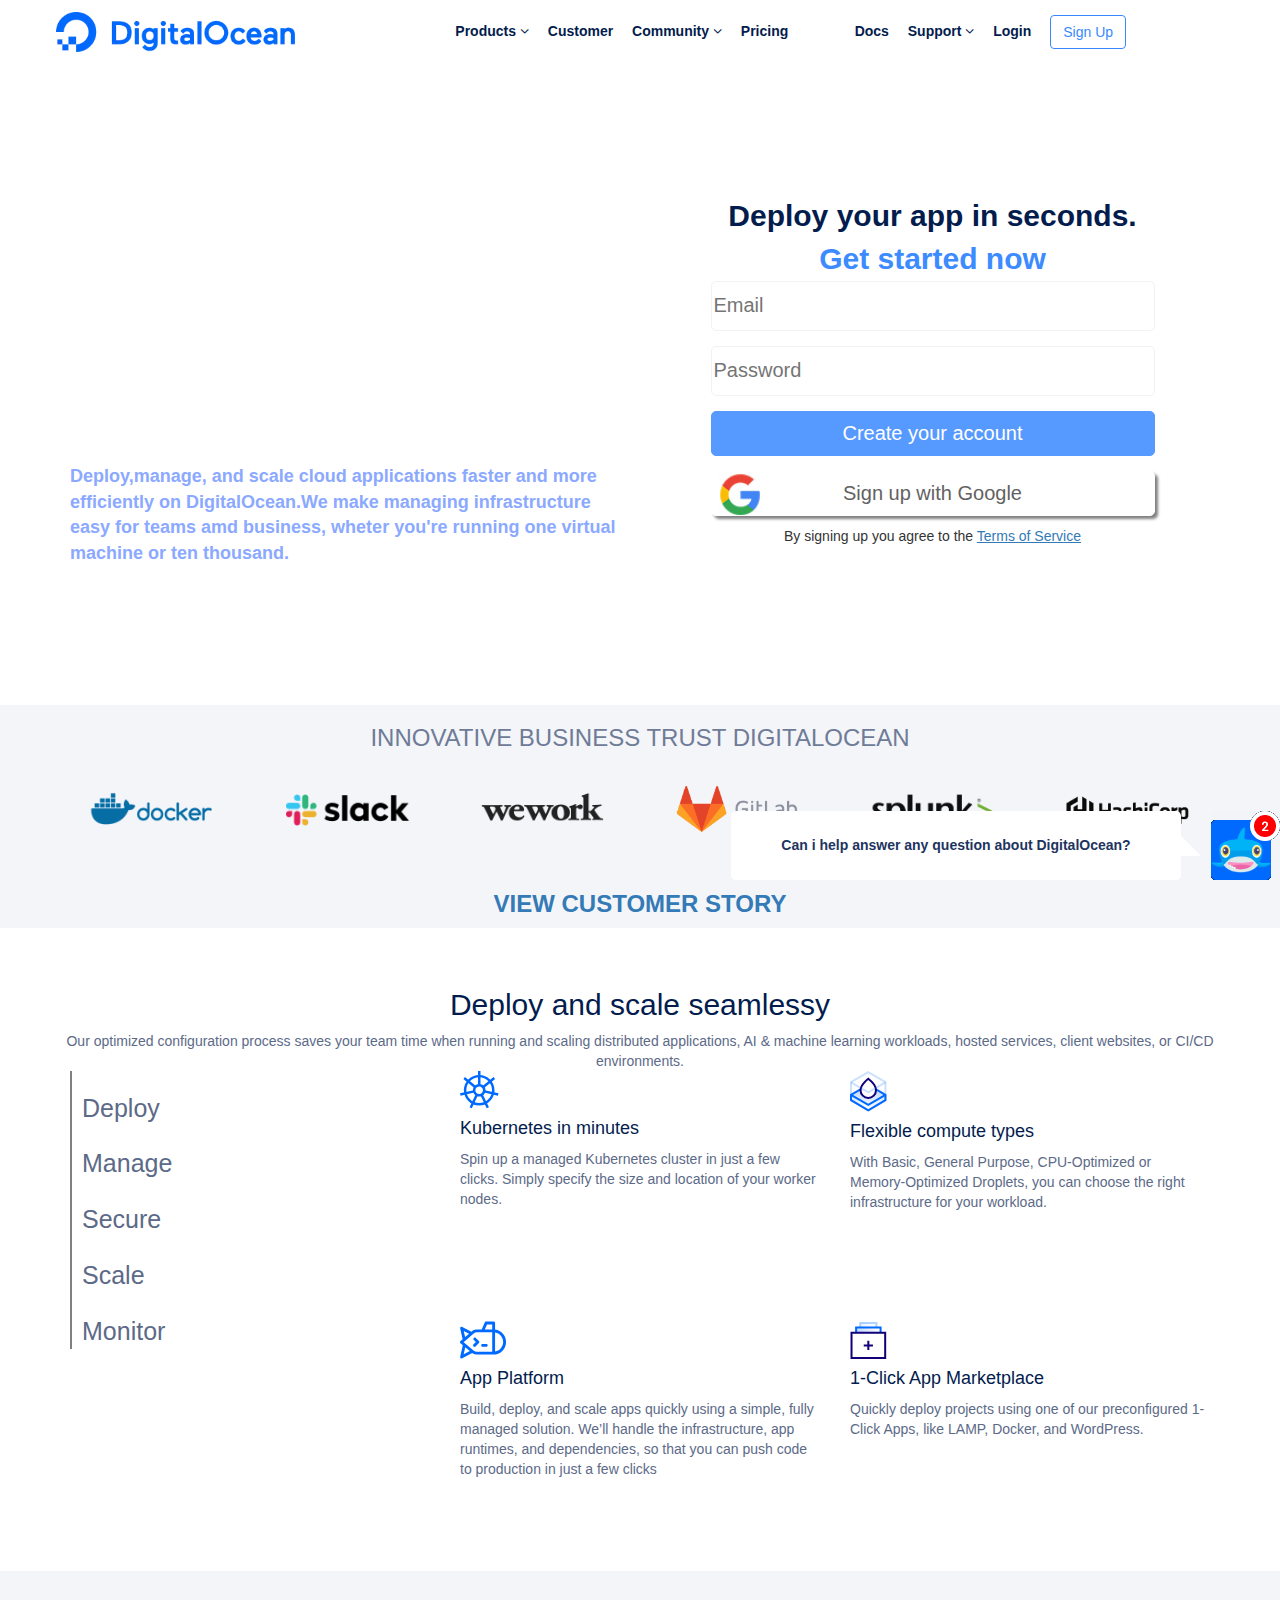
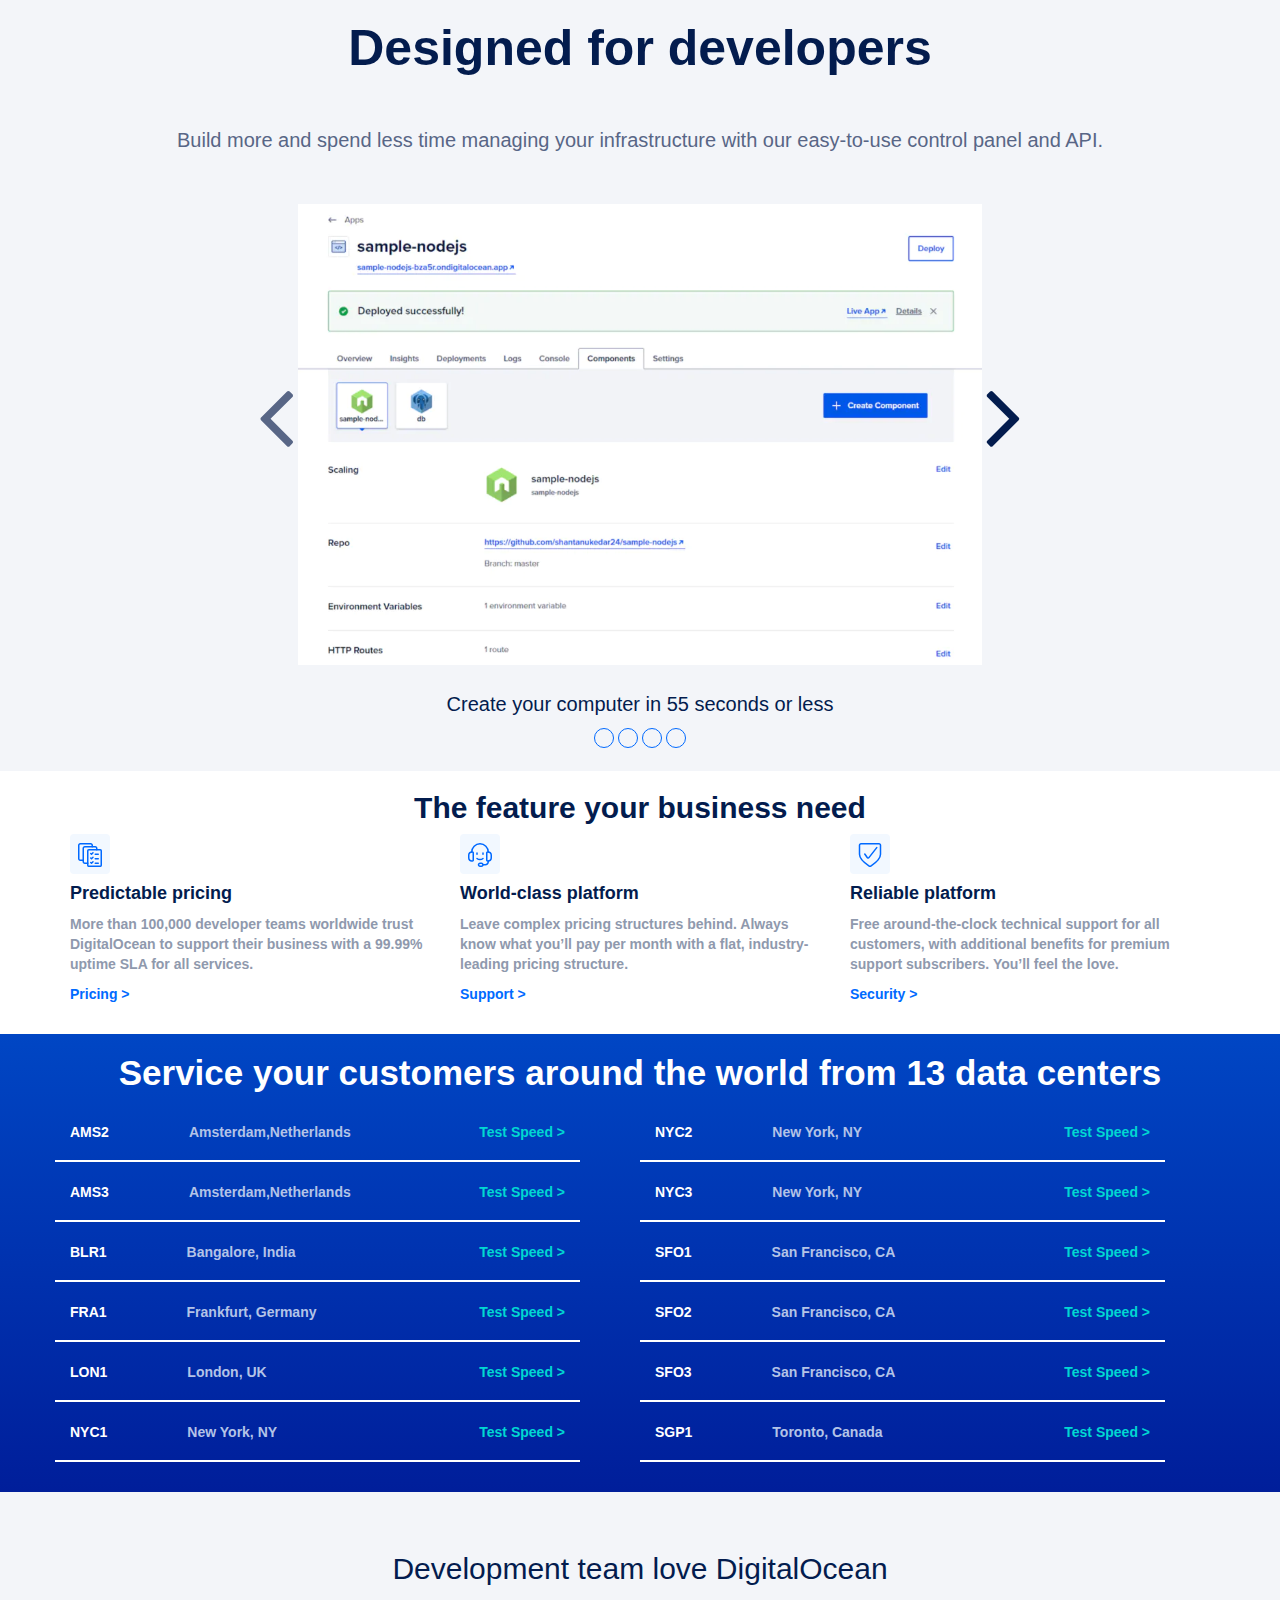
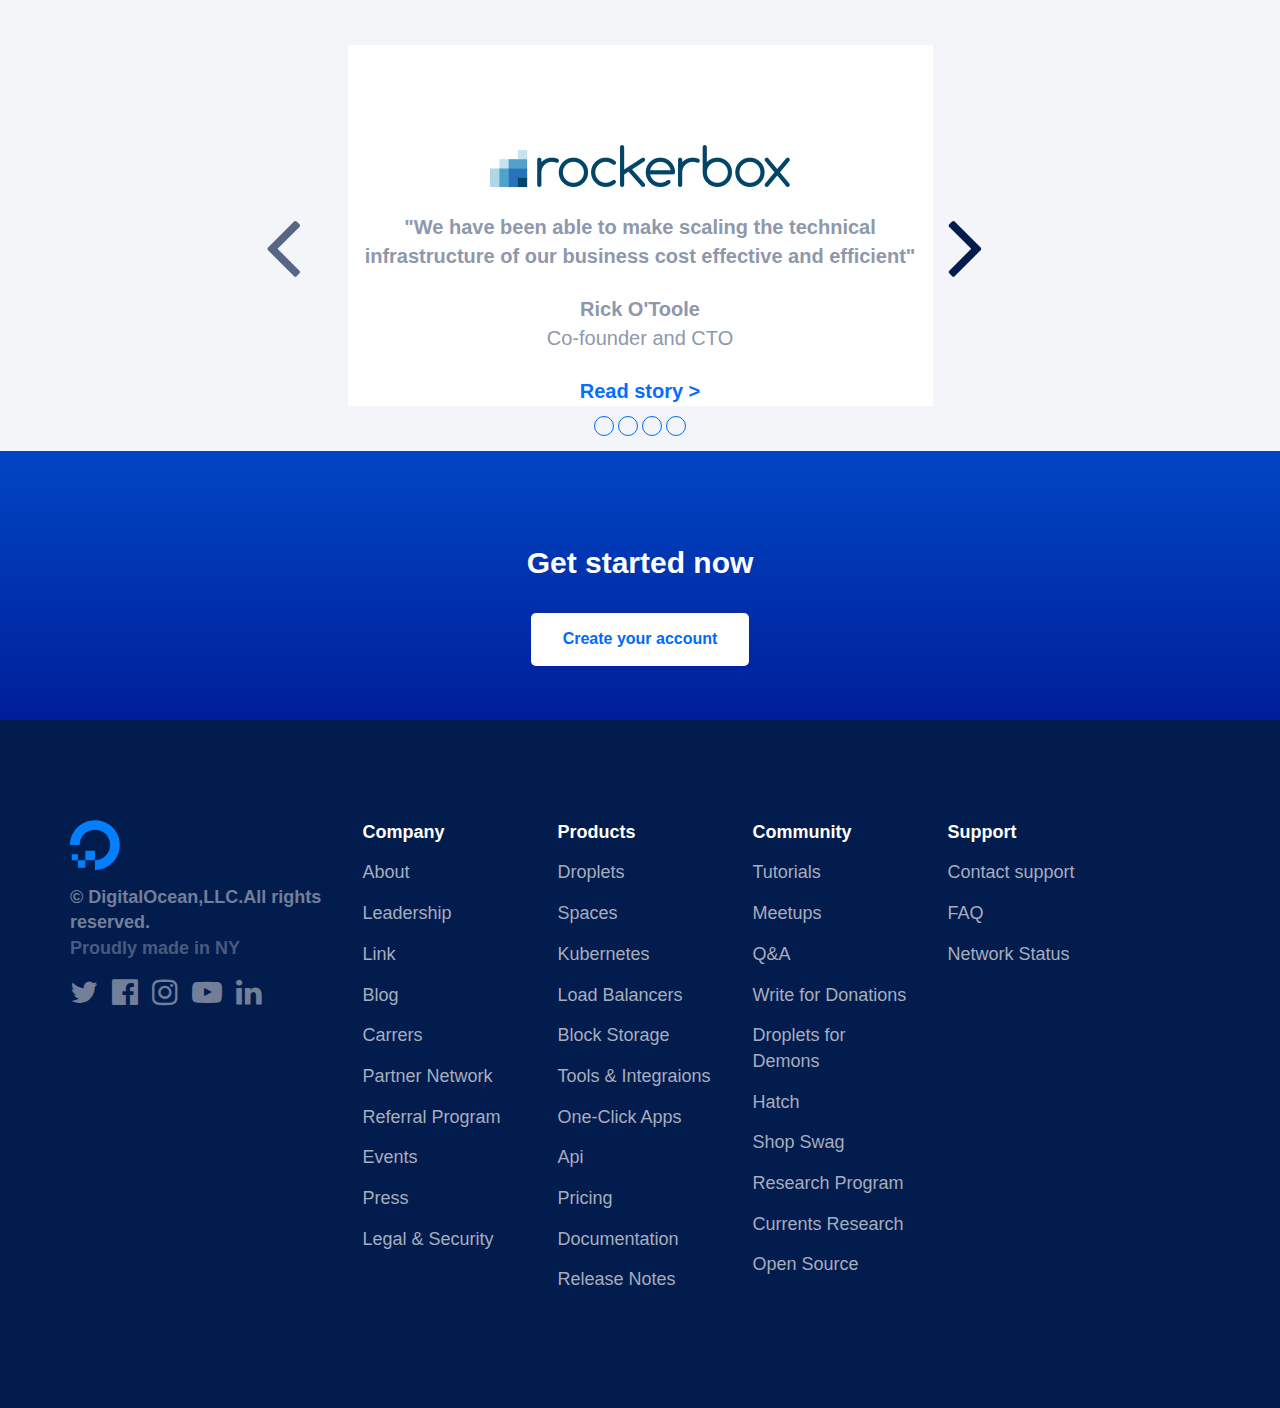
<file: index.html>
<!DOCTYPE html>
<html lang="en" dir="ltr">

  <head>
    <meta charset="utf-8">
    <title>Digital Ocean</title>
    <meta name="viewport" content="width=device-width, initial-scale=1">
    <!-- Bootstrap e my file css -->
    <link rel="stylesheet" href="https://stackpath.bootstrapcdn.com/bootstrap/3.4.1/css/bootstrap.min.css" integrity="sha384-HSMxcRTRxnN+Bdg0JdbxYKrThecOKuH5zCYotlSAcp1+c8xmyTe9GYg1l9a69psu" crossorigin="anonymous">
    <!-- font awesome -->
    <link rel="preconnect" href="https://fonts.gstatic.com">
    <link rel="stylesheet" href="https://cdnjs.cloudflare.com/ajax/libs/font-awesome/4.7.0/css/font-awesome.min.css">
    <link href="https://fonts.googleapis.com/css2?family=Roboto:wght@300&display=swap" rel="stylesheet">
    <link rel="stylesheet" href="css/master.css">
  </head>

  <body>

    <!-- inizio nav -->
    <div class="container-fluid navcont">
      <div class="container">
        <div class="row">
          <nav class="navbar row">

            <ul class="logocont col-xs-4 col-sm-4 col-md-4">
             <li><img class="logo" src="images/logo.webp" alt=""></li>
            </ul>

            <ul class="left col-xs-4 col-sm-4 col-md-4 hidden-xs hidden-sm ">
              <li>Products <i class="fa fa-angle-down" aria-hidden="true"></i> </li>
              <li>Customer</li>
              <li>Community <i class="fa fa-angle-down" aria-hidden="true"></i> </li>
              <li>Pricing</li>
            </ul>

            <ul class="right col-xs-4 col-sm-4 col-md-4 hidden-xs hidden-sm ">
              <li>Docs</li>
              <li>Support <i class="fa fa-angle-down" aria-hidden="true"></i> </li>
              <li>Login</li>
              <li> <button type="button" id="btnnav" class="btn btn-default">Sign Up</button> </li>
              <!-- <li type="button" class="btn btn-primary">Sign Up</li> -->
            </ul>

            <ul class="right col-xs-1 col-xs-offset-7 visible-xs-block  visible-sm-block">
              <li> <i class="iconnav fa fa-bars" aria-hidden="true"></i> </li>
            </ul>

          </nav>

        </div>
      </div>
    </div>
    <!-- fine nav -->

    <!-- inizio jumbotron -->
    <div class="container-fluid jumboback">
      <div class="container">
       <div class="row">
        <div class="txtcont col-xs-12 col-sm-7 col-md-6">
          <div class="contconttxt">
            <h1>The simplest cloud platform for developers & teams</h1>
            <p>Deploy,manage, and scale cloud applications faster and more efficiently on DigitalOcean.We make managing infrastructure easy for teams amd business, wheter you're running one virtual machine or ten thousand.</p>
          </div>
        </div>
        <div class="formcont col-xs-12 col-sm-5 col-md-6">
          <form class="jumboform">
            <div class="formtitle">Deploy your app in seconds.</div>
            <div class=" sectit">Get started now</div>
            <input type="text" class="butttext" placeholder="Email">
            <input type="text" class="butttext" placeholder="Password">
            <input type="submit" class="butt-sub firstbutt" value="Create your account">
            <input type="submit" class="butt-sub secondbutt" value="Sign up with Google">
            <div class="conditions text-center">By signing up you agree to the <a class="jumblink" href="#">Terms of Service</a> </div>
          </form>
        </div>
       </div>
      </div>
    </div>
    <!-- fine jumbotron -->

    <!-- griglia logo -->
    <div class="container-fluid logogrillcont">
      <h3 class="text-center titlelogo">INNOVATIVE BUSINESS TRUST DIGITALOCEAN</h3>
      <div class="container">
        <div class="row logorow ">
          <div class="logo-one col-xs-6 col-sm-2 col-md-2">
          </div>
          <div class="logo-two col-xs-6 col-sm-2 col-md-2">
          </div>
          <div class="logo-three col-xs-6 col-sm-2 col-md-2">
          </div>
          <div class="logo-four col-xs-6 col-sm-2 col-md-2">
          </div>
          <div class="logo-five col-xs-6 col-sm-2 col-md-2">
          </div>
          <div class="logo-six col-xs-6 col-sm-2 col-md-2">
          </div>
          <h3 class="text-center logolink"> <a href="#">VIEW CUSTOMER STORY</a> </h3>
        </div>
      </div>
    </div>
    <!-- grigli logo fine -->

    <!-- inizio spec -->
    <div class="container-fluid specscont ">
      <div class="container">
        <div class="row">
          <h2 class="text-center spectitcol-one">Deploy and scale seamlessy</h2>
          <div class="text-center ptitle-one">
            Our optimized configuration process saves your team time when running and scaling distributed applications, AI & machine learning workloads, hosted services, client websites, or CI/CD environments.
          </div>
          <div class="col-xs-12 col-sm-4 col-md-4 specmenucont">
            <div class="listspeccont">
              <ul class="speclistul">
                <li class="speclili">Deploy</li>
                <li class="speclili">Manage</li>
                <li class="speclili">Secure</li>
                <li class="speclili">Scale</li>
                <li class="speclili">Monitor</li>
              </ul>
            </div>
          </div>
          <div class="col-xs-12 col-sm-8 col-md-8 specgrill">
            <div class="row">
              <div class="specimg col-xs-12 col-sm-6 col-md-6">
                <img src="images/wheel.svg" alt="">
                <h4 class="spectitcol-two">Kubernetes in minutes</h4>
                <p class="ptitle-two">Spin up a managed Kubernetes cluster in just a few clicks. Simply specify the size and location of your worker nodes.</p>
              </div>
              <div class="specimg col-xs-12 col-sm-6 col-md-6">
                <img src="images/drop.svg" alt="">
                <h4 class="spectitcol-two">Flexible compute types</h4>
                <p class="ptitle-two">With Basic, General Purpose, CPU-Optimized or Memory-Optimized Droplets, you can choose the right infrastructure for your workload.</p>
              </div>
              <div class="specimg col-xs-12 col-sm-6 col-md-6">
                <img src="images/rocket.svg" alt="">
                <h4 class="spectitcol-two">App Platform</h4>
                <p class="ptitle-two">Build, deploy, and scale apps quickly using a simple, fully managed solution. We’ll handle the infrastructure, app runtimes, and dependencies, so that you can push code to production in just a few clicks</p>
              </div>
              <div class="specimg col-xs-12 col-sm-6 col-md-6">
                <img src="images/box.svg" alt="">
                <h4 class="spectitcol-two">1-Click App Marketplace</h4>
                <p class="ptitle-two">Quickly deploy projects using one of our preconfigured 1-Click Apps, like LAMP, Docker, and WordPress.</p>
              </div>
            </div>
          </div>
        </div>
      </div>
    </div>
    <!-- fine spec -->

    <!-- inizio designed for dev -->
    <div class="container-fluid desfordevcont">
      <div class="container">
        <h2 class="text-center devtit">Designed for developers</h2>
        <div class="text-center pdev">
          Build more and spend less time managing your infrastructure with our easy-to-use control panel and API.
        </div>
        <div>
          <i class=" fontaweicon1 fa fa-angle-left" aria-hidden="true"></i>
          <img class="imgfordev" src="images/spec.webp" alt="img spec">
          <i class=" fontaweicon2 fa fa-angle-right" aria-hidden="true"></i>
        </div>
        <div class="text-center carouseltext">Create your computer in 55 seconds or less </div>
        <div class="bluedot text-center"></div>
        <div class="bluedot text-center"></div>
        <div class="bluedot text-center"></div>
        <div class="bluedot text-center"></div>
      </div>
    </div>
    <!-- fine designed for dev -->

    <!-- inizio feat -->
    <div class="container-fluid featcont">
      <div class="container">
        <h2 class=" feattitle-mp text-center">The feature your business need</h2>
        <div class="row">
          <div class="featblock col-xs-12 col-sm-4 col-md-4">
            <img src="images/tasklist.svg" alt="task list">
            <h4 class="feattitle-n">Predictable pricing</h4>
            <p class="pfeat">More than 100,000 developer teams worldwide trust DigitalOcean to support their business with a 99.99% uptime SLA for all services.</p>
            <a class="featlink" href="#">Pricing &gt; </a>
          </div>
          <div class="featblock col-xs-12 col-sm-4 col-md-4">
            <img src="images/headphone.svg" alt="headphone customer service">
            <h4 class="feattitle-n" >World-class platform</h4>
            <p class="pfeat">Leave complex pricing structures behind. Always know what you’ll pay per month with a flat, industry-leading pricing structure.</p>
            <a class="featlink" href="#">Support &gt; </a>
          </div>
          <div class="featblock col-xs-12 col-sm-4 col-md-4">
            <img src="images/shield.svg" alt="shield">
            <h4 class="feattitle-n">Reliable platform</h4>
            <p class="pfeat">Free around-the-clock technical support for all customers, with additional benefits for premium support subscribers. You’ll feel the love.</p>
            <a class="featlink" href="#">Security &gt; </a>
          </div>
        </div>
      </div>
    </div>
    <!-- fine feat -->

    <!-- inizio region -->
    <div class="container-fluid regioncont">
      <div class="container">
        <h2 class="text-center regiontit">Service your customers around the world from 13 data centers</h2>
        <div class="row">
          <div class="regionlink col-xs-12 col-sm-12 col-md-6 ">
            <div class="pad">
            <div class="row">
              <div class="citycont col-xs-12 col-sm-12 col-md-12">
                <ul class="regionul">
                  <li class="regionli-one">AMS2</li>
                  <li class="regionli-two">Amsterdam,Netherlands</li>
                  <li class="regionli-three">Test Speed &gt; </li>
                </ul>
              </div>
              <div class="citycont col-xs-12 col-sm-12 col-md-12">
                <ul class="regionul">
                  <li class="regionli-one">AMS3</li>
                  <li class="regionli-two">Amsterdam,Netherlands</li>
                  <li class="regionli-three">Test Speed &gt; </li>
                </ul>
              </div>
              <div class="citycont col-xs-12 col-sm-12 col-md-12">
                <ul class="regionul">
                  <li class="regionli-one">BLR1</li>
                  <li class="regionli-two">Bangalore, India</li>
                  <li class="regionli-three">Test Speed &gt; </li>
                </ul>
              </div>
              <div class="citycont col-xs-12 col-sm-12 col-md-12">
                <ul class="regionul">
                  <li class="regionli-one">FRA1</li>
                  <li class="regionli-two">Frankfurt, Germany</li>
                  <li class="regionli-three">Test Speed &gt; </li>
                </ul>
              </div>
              <div class="citycont col-xs-12 col-sm-12 col-md-12">
                <ul class="regionul">
                  <li class="regionli-one">LON1</li>
                  <li class="regionli-two">London, UK</li>
                  <li class="regionli-three">Test Speed &gt; </li>
                </ul>
              </div>
              <div class="citycont col-xs-12 col-sm-12 col-md-12">
                <ul class="regionul">
                  <li class="regionli-one">NYC1</li>
                  <li class="regionli-two">New York, NY</li>
                  <li class="regionli-three">Test Speed &gt; </li>
                </ul>
              </div>
            </div>
            </div>
          </div>

          <div class="regionlink col-xs-12 col-sm-12 col-md-6 ">
            <div class="pad">
            <div class="row ">
              <div class="citycont col-xs-12 col-sm-12 col-md-12">
                <ul class="regionul">
                  <li class="regionli-one">NYC2</li>
                  <li class="regionli-two">New York, NY</li>
                  <li class="regionli-three">Test Speed &gt; </li>
                </ul>
              </div>
              <div class="citycont col-xs-12 col-sm-12 col-md-12">
                <ul class="regionul">
                  <li class="regionli-one">NYC3</li>
                  <li class="regionli-two">New York, NY</li>
                  <li class="regionli-three">Test Speed &gt; </li>
                </ul>
              </div>
              <div class="citycont col-xs-12 col-sm-12 col-md-12">
                <ul class="regionul">
                  <li class="regionli-one">SFO1</li>
                  <li class="regionli-two">San Francisco, CA</li>
                  <li class="regionli-three">Test Speed &gt; </li>
                </ul>
              </div>
              <div class="citycont col-xs-12 col-sm-12 col-md-12">
                <ul class="regionul">
                  <li class="regionli-one">SFO2</li>
                  <li class="regionli-two">San Francisco, CA</li>
                  <li class="regionli-three">Test Speed &gt; </li>
                </ul>
              </div>
              <div class="citycont col-xs-12 col-sm-12 col-md-12">
                <ul class="regionul">
                  <li class="regionli-one">SFO3</li>
                  <li class="regionli-two">San Francisco, CA</li>
                  <li class="regionli-three">Test Speed &gt; </li>
                </ul>
              </div>
              <div class="citycont col-xs-12 col-sm-12 col-md-12">
                <ul class="regionul">
                  <li class="regionli-one">SGP1</li>
                  <li class="regionli-two">Toronto, Canada</li>
                  <li class="regionli-three">Test Speed &gt; </li>
                </ul>
              </div>
            </div>
            </div>
          </div>

        </div>
       </div>
      </div>
    </div>
    <!-- fine region -->



    <!-- fine designed for dev team love -->
    <div class="fluid-container lovecont">
      <div class="container">
        <h2 class="text-center lovetit">Development team love DigitalOcean</h2>
        <div class="row">
          <!-- <div class="col-xs-1 col-sm-1 col-md-1">
          </div>
          <div class="col-xs-1 col-sm-1 col-md-1">
          </div> -->
          <div class="col-xs-1 col-sm-1 col-md-1 col-xs-offset-2 col-sm-offset-2 col-md-offset-2">
            <i class="margicon fontaweicon1 fa fa-angle-left" aria-hidden="true"></i>
          </div>
          <div class="imgfordev2 col-xs-6 col-sm-6 col-md-6 ">
            <img class="rocklogo" src="images/rocklogo.png" alt="">
            <p class="plove">"We have been able to make scaling the technical infrastructure of our business cost effective and efficient"</p>
            <div class="ceo">Rick O'Toole</div>
            <div class="whoisit">Co-founder and CTO</div>
            <a class="logolink" href="#">Read story &gt;</a>
          </div>
          <div class="col-xs-1 col-sm-1 col-md-1">
             <i class="margicon fontaweicon2 fa fa-angle-right" aria-hidden="true"></i>
          </div>
          <!-- <div class="col-xs-1 col-sm-1 col-md-1">
          </div>
          <div class="col-xs-1 col-sm-1 col-md-1">
          </div> -->
        </div>
      </div>
      <div class="tcent">
        <div class="bluedot"></div>
        <div class="bluedot"></div>
        <div class="bluedot"></div>
        <div class="bluedot"></div>
      </div>
    </div>

    <!-- fine designed for dev team love -->

     <!-- inizio footer  -->
     <footer>

       <div class="footup container-fluid">
         <div class="container">
           <h2 class="footuptit">Get started now</h2>
           <input type="button" class="buttonfoot" value="Create your account">
         </div>
       </div>

       <div class="footdown container-fluid">
         <div class="container">
           <div class="row">
             <div class="footblock-one col-xs-12 col-sm-12 col-md-3">
               <img class="dgocimg" src="images/digilogo.svg" alt="digital ocean logo">
               <div class="copyright">&copy; DigitalOcean,LLC.All rights reserved.</div>
               <div class="madein">Proudly made in NY</div>
               <div class="socialiconcont">
                 <i class="footicon fa fa-twitter" aria-hidden="true"></i>
                 <i class="footicon fa fa-facebook-official" aria-hidden="true"></i>
                 <i class="footicon fa fa-instagram" aria-hidden="true"></i>
                 <i class="footicon fa fa-youtube-play" aria-hidden="true"></i>
                 <i class="footicon fa fa-linkedin" aria-hidden="true"></i>
               </div>
             </div>
             <div class="footblock-two col-xs-12 col-sm-6 col-md-2">
               <ul class="footlist">
                 <li class="important">Company</li>
                 <li class="normal">About</li>
                 <li class="normal">Leadership</li>
                 <li class="normal">Link</li>
                 <li class="normal">Blog</li>
                 <li class="normal">Carrers</li>
                 <li class="normal">Partner Network</li>
                 <li class="normal">Referral Program</li>
                 <li class="normal">Events</li>
                 <li class="normal">Press</li>
                 <li class="normal">Legal & Security</li>
               </ul>
             </div>
             <div class="footblock-three col-xs-12 col-sm-6 col-md-2">
               <ul class="footlist">
                 <li class="important">Products</li>
                 <li class="normal">Droplets</li>
                 <li class="normal">Spaces</li>
                 <li class="normal">Kubernetes</li>
                 <li class="normal">Load Balancers</li>
                 <li class="normal">Block Storage</li>
                 <li class="normal">Tools & Integraions</li>
                 <li class="normal">One-Click Apps</li>
                 <li class="normal">Api</li>
                 <li class="normal">Pricing</li>
                 <li class="normal">Documentation</li>
                 <li class="normal">Release Notes</li>
               </ul>
             </div>
             <div class="footblock-four col-xs-12 col-sm-6 col-md-2">
               <ul class="footlist">
                 <li class="important">Community</li>
                 <li class="normal">Tutorials</li>
                 <li class="normal">Meetups</li>
                 <li class="normal">Q&A</li>
                 <li class="normal">Write for Donations</li>
                 <li class="normal">Droplets for Demons</li>
                 <li class="normal">Hatch</li>
                 <li class="normal">Shop Swag</li>
                 <li class="normal">Research Program</li>
                 <li class="normal">Currents Research</li>
                 <li class="normal">Open Source</li>
               </ul>
             </div>
             <div class="footblock-five col-xs-12 col-sm-6 col-md-3">
               <ul class="footlist">
                 <li class="important">Support</li>
                 <li class="normal">Contact support</li>
                 <li class="normal">FAQ</li>
                 <li class="normal">Network Status</li>
               </ul>
             </div>
           </div>
         </div>
         <div class="fishcont clearfix">
          <img class="shark" src="images/fish.png" alt="squalo">
          <div class="comic"> <p class="comictext">Can i help answer any question about DigitalOcean?</p> </div>
         </div>
       </div>

     </footer>
     <!-- fine footer  -->


  </body>
</html>
</file>
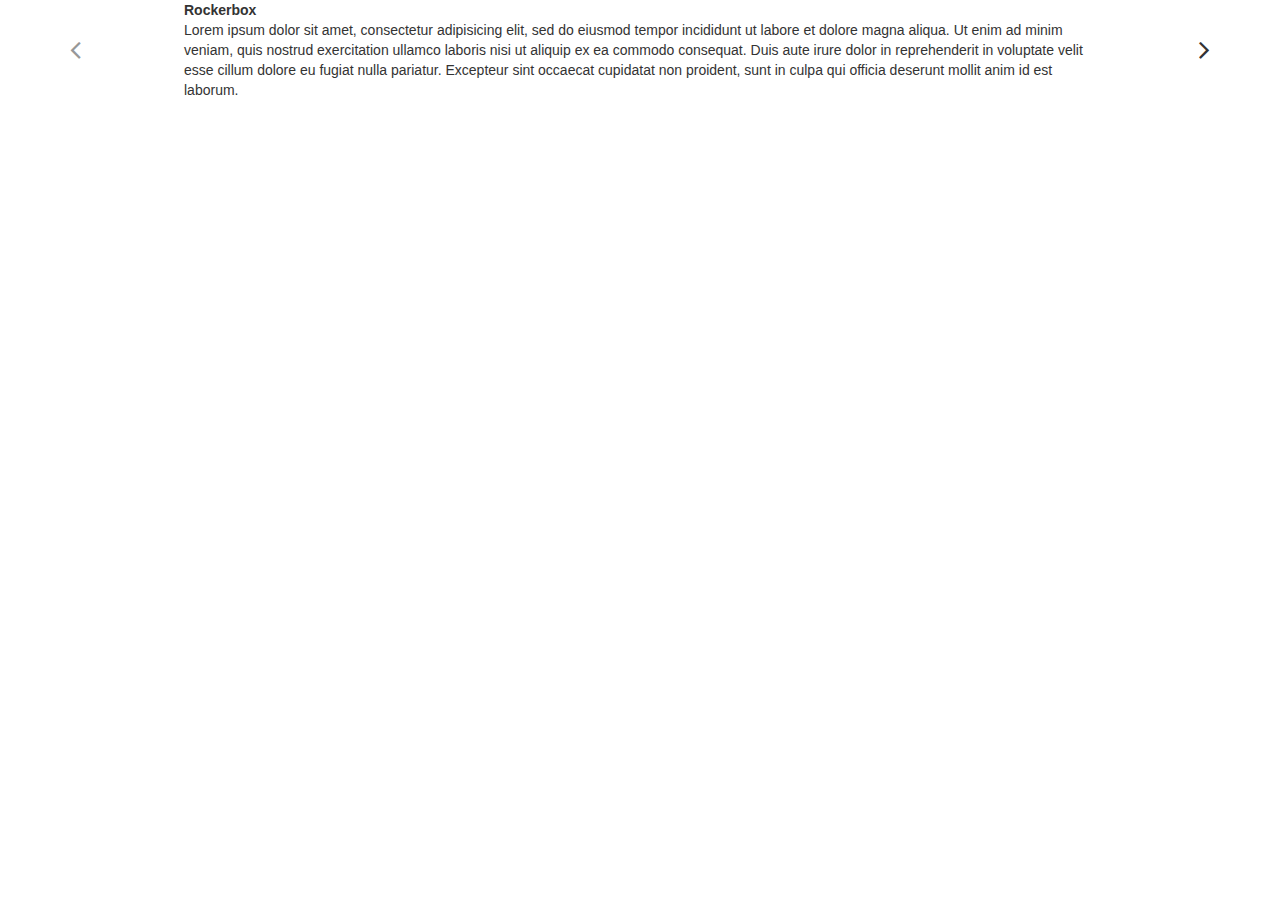
<file: digital-ocean-carousel/index.html>
<!DOCTYPE html>
<html lang="en" dir="ltr">
  <head>
    <meta charset="utf-8">
    <meta http-equiv="X-UA-Compatible" content="IE=edge">
    <meta name="viewport" content="width=device-width, initial-scale=1">
    <title>Digital Ocean Carousel Example</title>
    <!-- Bootstrap -->
    <!-- Latest compiled and minified CSS -->
    <link rel="stylesheet" href="https://stackpath.bootstrapcdn.com/bootstrap/3.4.1/css/bootstrap.min.css" integrity="sha384-HSMxcRTRxnN+Bdg0JdbxYKrThecOKuH5zCYotlSAcp1+c8xmyTe9GYg1l9a69psu" crossorigin="anonymous">
    <link rel="stylesheet" href="https://cdnjs.cloudflare.com/ajax/libs/font-awesome/4.7.0/css/font-awesome.min.css">
    <link rel="stylesheet" href="css/style.css">
  </head>
  <body>

    <div class="container">

      <div class="slider-box">
        <div class="slider-arrow slider-arrow-left disabled">
          <i class="fa fa-angle-left"></i>
        </div>
        <div class="slider-inner">
          <strong>Rockerbox</strong><br>
          Lorem ipsum dolor sit amet, consectetur adipisicing elit, sed do eiusmod tempor incididunt ut labore et dolore magna aliqua. Ut enim ad minim veniam, quis nostrud exercitation ullamco laboris nisi ut aliquip ex ea commodo consequat. Duis aute irure dolor in reprehenderit in voluptate velit esse cillum dolore eu fugiat nulla pariatur. Excepteur sint occaecat cupidatat non proident, sunt in culpa qui officia deserunt mollit anim id est laborum.
        </div>
        <div class="slider-arrow slider-arrow-right">
          <i class="fa fa-angle-right"></i>
        </div>
      </div>


    </div>

  </body>
</html>
</file>
<file: css/master.css>
/* utility class */
 /* {
  box-sizing: border-box;
  margin: 0;
  padding: 0;
}

.containernoboot {
  width: 1170px;
  margin: 0 auto;
}


.flnoboot {
  float:left;
}

.frnoboot {
  float:right;
}

.clearfixnoboot::after {
  content: "";
  clear: both;
  display: table;
} */
/* fine utiliy class */

/* inizio nav */
.navcont{
  background-color: #fff;
  height: 60px;
  color: #031C4E;
  font-weight: bold;
}

.navbar{
  height: 60px;
}

.logo{
  height: 40px;
  width: auto;
}

.navbar li{
  display: inline-block;
  margin-right: 15px;
}

.navbar > ul{
  height: 60px;
  line-height: 60px;
  vertical-align: middle;
}

.iconnav{
  color: #3A8AFF;
  font-size: 20px;
  vertical-align: middle;
  height: 60px;
  line-height: 60px;
}

#btnnav{
  border: 1px solid #3889FF;
  color: #3889FF;
}
/* fine nav */

/* jumbotron inizio */
.jumboback{
  height: 100%;
  background-image: url("https://www.digitalocean.com/static/bg-home-hero-3-bb4b33b77274db09b969f629ad81c4d5.svg");
  background-size: cover;
  padding: 50px 0px;
}

.txtcont{
  height: 100%;
}

.contconttxt{
  color: white;
}

.contconttxt > h1{
  font-size: 60px;
  font-weight: bolder;
  padding-top: 60px;
}

.contconttxt > p{
  color: #8BA9FF;
  font-size: 18px;
  font-weight: bolder;
}

.formcont{
  height: 100%;

}

/* form inizio */
.jumboform{
  border-radius: 10px;
  background-color: #fff;
  height: 460px;
}

.formtitle{
  text-align: center;
  font-size: 30px;
  font-weight: bolder;
  color: #031C4E;
  margin-top: 85px;
}

.sectit{
  color: #3C8BFF;
  text-align: center;
  font-size: 30px;
  font-weight: bolder;
}

[class*="butt-"] {
  width: 80%;
  margin: 0 10%;
  height: 45px;
  font-size: 20px;
}

.butttext{
  border: 1px solid #F2F2F2;
  border-radius: 5px;
  margin-bottom: 15px;
  width: 80%;
  margin-left: 10%;
  margin-right: 10%;
  height: 50px;
  font-size: 20px;
}

.firstbutt{
  border: 1px #579AFF solid;
  background-color: #579AFF;
  border-radius: 5px;
  margin-bottom: 15px;
  color: #fff;
}

.secondbutt{
  border: 1px #fff solid;
  background-color: #fff;
  border-radius: 5px;
  margin-bottom: 10px;
  color: #626262;
  box-shadow: 3px 3px 3px grey;
  background-image: url("../images/glogo.jpg");
  background-repeat: no-repeat;
  background-size: 10%;
  background-position: 6px 0px ;
}

.jumblink{
  text-decoration: underline;
}

/* form fine */
/* fine jumbotron */

/* inizio section griglia logo */
.logogrillcont{
  background-color: #F3F5F9;
  height:100%;
}

.titlelogo{
  margin-bottom: 20px;
  color: #6F7B97;
}

.logolink{
  margin-top: 120px;
}

[class*="logo-"] {
  height: 77px;
  background-size: 65%;
  background-repeat: no-repeat;
  background-position: center
}

.logo-one{
  background-image: url(../images/docker.svg);
}

.logo-two{
  background-image: url(../images/slack.svg);
}

.logo-three{
  background-image: url(../images/wework.svg);
}

.logo-four{
  background-image: url(../images/gitlab.svg);
}

.logo-five{
  background-image: url(../images/splunk.svg);
}

.logo-six{
  background-image: url(../images/hashicorp.svg);
}
/* fine section griglia logo */

/* inizio sezione spec */
.specscont{
  height: 100%;
  background-color: #fff;
}

[class*="spectitcol-"]{
  color: #031C4E;
}

.spectitcol-one{
  margin-top: 60px;
}

[class*="ptitle"]{
  color: #5C6A88;
}

.specmenucont{
  height: auto;
}

.listspeccont{
  border-left: 2px solid grey;
}

.speclistul{
  list-style-type:none;
  padding-left: 10px;
  padding-top: 20px;
  color: #5C6A88;
  height: auto;
}

.speclili{
  margin-bottom: 20px;
  margin-right: 30px;
  font-size: 25px;
}

.specimg{
height:250px;
}

/* fine sezione spec */
/* dev sec inizio */
.desfordevcont{
  height: 800px;
  background-color: #F3F5F9;
  text-align: center;
}

.devtit{
  color: #031C4E;
  font-weight: bolder;
  font-size: 50px;
  margin-top: 50px;
  margin-bottom: 50px;
}

.pdev{
  color: #586686;
  font-size: 20px;
  margin-bottom: 50px;
}

.fontaweicon1{
  font-size: 100px;
  color: #586686;
}

.fontaweicon2{
  font-size: 100px;
  color: #031C4E;
}

.imgfordev{
  height: auto;
  width: 60%;
  margin-bottom: 25px;
}

.bluedot{
  border-radius: 100%;
  width: 20px;
  height: 20px;
  border: 1px solid #0069ff;
  display:inline-block;
  /* non si centra perfettamente why? */
}

.bluedot:hover{
  background-color: #0069ff;
}

.carouseltext{
  color: #031C4E;
  font-size: 20px;
  margin-bottom: 10px;
}
/* fine dev sec */

/* inizio feat */
.featcont{
  background-color: #fff;
  height:100%;
  padding-bottom: 30px;
}

.featblock{
  height:100%;
}

[class*="feattitle-"]{
  color: #031C4E;
  font-weight: bolder;
}

.pfeat{
  color: #8F99AD;
  font-weight: bold;
}

.featlink{
  color: #006AFF;
  font-weight: bolder;
}
/* fine feat */

/* inizio region */
.regioncont{
  background: linear-gradient(#0046C4, #001E9A);
  height: 100%;
  color: white;
  padding-bottom:30px;
}

.regiontit{
font-weight: bolder;
font-size: 35px;
}

.regionul{
  width: 100%;
  height: 60px;
  line-height: 60px;
  vertical-align: middle;
  padding: 0;
}

[class*="regionli-"]{
  display: inline-block;
}

.regionli-one{
  float: left;
  font-weight: bolder;
}

.regionli-two{
  margin-left: 80px;
  font-weight: bolder;
  color: #B3C3E7;
}

.regionli-three{
  float: right;
  color: #00D7D2;
  font-weight: bolder;
}

.pad{
padding-right:60px;
}

.regionlink{
  height:100%;
}

.citycont{
  height:60px;
  border-bottom: #fff 2px solid;
}
/* fine region */

/* inizio dev team love alcune class comuni con designed for dev */
.lovecont{
  height: 100%;
  background-color: #F3F5F9;
  padding-bottom: 10px;
}

.lovetit{
  color: #031C4E;
  margin-top: 60px;
}

.imgfordev2{
  background-color: #fff;
  height: 100%;
  margin-top: 50px;
  text-align: center;
  font-size: 20px;
}

.tcent{
  text-align: center;
  margin-top: 10px;
}

.margicon{
  margin-top: 200px;
}

.rocklogo{
  margin-top: 100px;
  margin-bottom: 25px;
}

.plove{
  color:#8E98AC;
  font-weight: bolder;
  margin-bottom: 25px;
}

.ceo{
  color: #8E98AC;
  font-weight: bolder;
}

.whoisit{
  color: #8E98AC;
  margin-bottom: 25px;
}

.logolink{
  color: #046FFF;
  font-weight: bolder;
}
/* fine dev team love alcune class comuni con designed for dev */

/* inizio footer */
.footup{
  background: linear-gradient(#0046C4, #001E9A);
  height:100%;
  text-align: center;
  padding-bottom: 50px;
  padding-top: 75px;
}

.buttonfoot {
  background-color: #fff;
  border: none;
  color: #006AFF;
  padding: 15px 32px;
  text-align: center;
  text-decoration: none;
  display: inline-block;
  font-size: 16px;
  margin: 4px 2px;
  cursor: pointer;
  border-radius: 5px;
  font-weight: bolder;
}

.footuptit{
  color:#fff;
  font-weight: bolder;
  margin-bottom: 30px;
}


.footdown{
  background-color: #031C4E;
  height:100%;
  padding-top: 100px;
  padding-bottom: 100px;
}

[class*="footblock-"] {
  height:100%;
}

.dgocimg{
margin-bottom: 15px;
}

.copyright{
  color: #737F99;
  font-weight: bolder;
  font-size: 18px;
}

.madein{
  color: #4A5A7C;
  font-weight: bolder;
  font-size: 18px;
  margin-bottom: 15px;
}

.footicon{
  color: #737F99;
  margin-right: 10px;
  font-size: 30px;
}

.footlist{
  list-style: none;
  color: #A6ADBD;
  font-size: 18px;
  padding: 0;
}

.important{
  color: #fff;
  font-weight: bolder;
  margin-bottom: 15px;
}

.normal{
  margin-bottom: 15px;
}

.fishcont{
  position: fixed;
  bottom:20px;
  right:0;
  width: 100%;
}

.shark{
  float: right;
  margin-left:15px;
}

.comic{
  width:450px;
  height:69px;
  background-color: #fff;
  display: inline-block;
  line-height: 69px;
  vertical-align: middle;
  text-align: center;
  border-radius: 5px;
  float: right;
  position: relative;
  margin-right: 15px;
}

.comic:after {
  content: '';
	position: absolute;
	right: 0;
	top: 50%;
	width: 0;
	height: 0;
	border: 20px solid transparent;
	border-left-color: #fff;
	border-right: 0;
	border-bottom: 0;
	margin-top: -10px;
	margin-right: -20px;
}

.comictext{
    color: #1E3460;
    font-weight: bolder;
  }

/* fine footer */

/* media query */

@media screen and (max-width: 767px){
  /* jumbotron */
  .txtcont{
    height:auto;
  }

  .jumboform{
    margin-top: 0;
  }

  .contconttxt{
    margin-top: 0;
  }

  .formcont{
    height: auto;
    margin-top: 15px;
  }

  .formtitle{
    margin-top: 15px;
  }

  .jumboform{
    height: 100%;
  }

  .secondbutt{
    margin-bottom: 10px;
    background-size: 7%;
    background-position: 6px 0px ;
  }

/* end jumbotron */

/* footer */
.footdown{
  padding-top: 20px;
  padding-bottom: 20px;
}

.footblock-two,.footblock-three,.footblock-four,.footblock-five{
  padding-top: 30px;
}

.fishcont{
  bottom:50px;
  left:0;
  padding-left: 30px;
}

.shark {
  float: none;
  display: block;
  margin-left: 0;
  margin-bottom: 20px;
}

.comic {
  float:none;
}
/* end footer */



}

@media screen and (min-width: 768px) and (max-width: 991px){

/* inizio jumbotron */




  .contconttxt > h1{
    font-size: 35px;
  }

  .contconttxt > p{
    font-size: 25px;;
  }

  .formcont{
    padding-top: 50px;
  }

  /* form inizio */
  .jumboform{
    height: 100%;
  }

  .formtitle{
    font-size: 30px;
    font-weight: bolder;
    margin-top: 25px;
  }

  .sectit{
    font-size: 30px;
    font-weight: bolder;
  }

  [class*="butt-"] {
    width: 90%;
    margin: 0 5%;
    height: 45px;
    font-size: 15px;
  }

  .butttext{
    border: 1px solid #F2F2F2;
    border-radius: 5px;
    margin-bottom: 15px;
    width: 90%;
    margin-left: 5%;
    margin-right: 5%;
    height: 50px;
    font-size: 20px;
  }

  .firstbutt{
    margin-bottom: 15px;
  }

  .secondbutt{
    margin-bottom: 10px;
    background-size: 10%;
    background-position: 6px 10px ;
  }


  /* form fine */
  /* fine jumbotron */

  /* footer */
  .footblock-two,.footblock-three,.footblock-five{
    padding-top: 30px;
  }

  .fishcont{
    bottom:150px;
    left:130px;
    padding-left: 15px;
  }

  .shark {
    float: none;
    display: block;
    margin-left: 0;
    margin-bottom: 20px;
  }

  .comic {
    float:none;
  }

  /* footer fine */

}

@media screen and (min-width: 992px) and (max-width: 1199px){
  .navbar li{
    margin-right: 0px;
  }

}
</file>
<file: digital-ocean-carousel/css/style.css>
.slider-box {
  position: relative;
  height: 100%;
}

.slider-arrow {
  position: absolute;
  top: 50%;
  transform: translateY(-50%);
  font-size: 30px;
}

.slider-inner {
  width: 80%;
  margin: 0 auto;
}

.slider-arrow-left {
  left: 0;
}

.slider-arrow-right {
  right: 0;
}

.disabled {
  opacity: .5;
}
</file>
